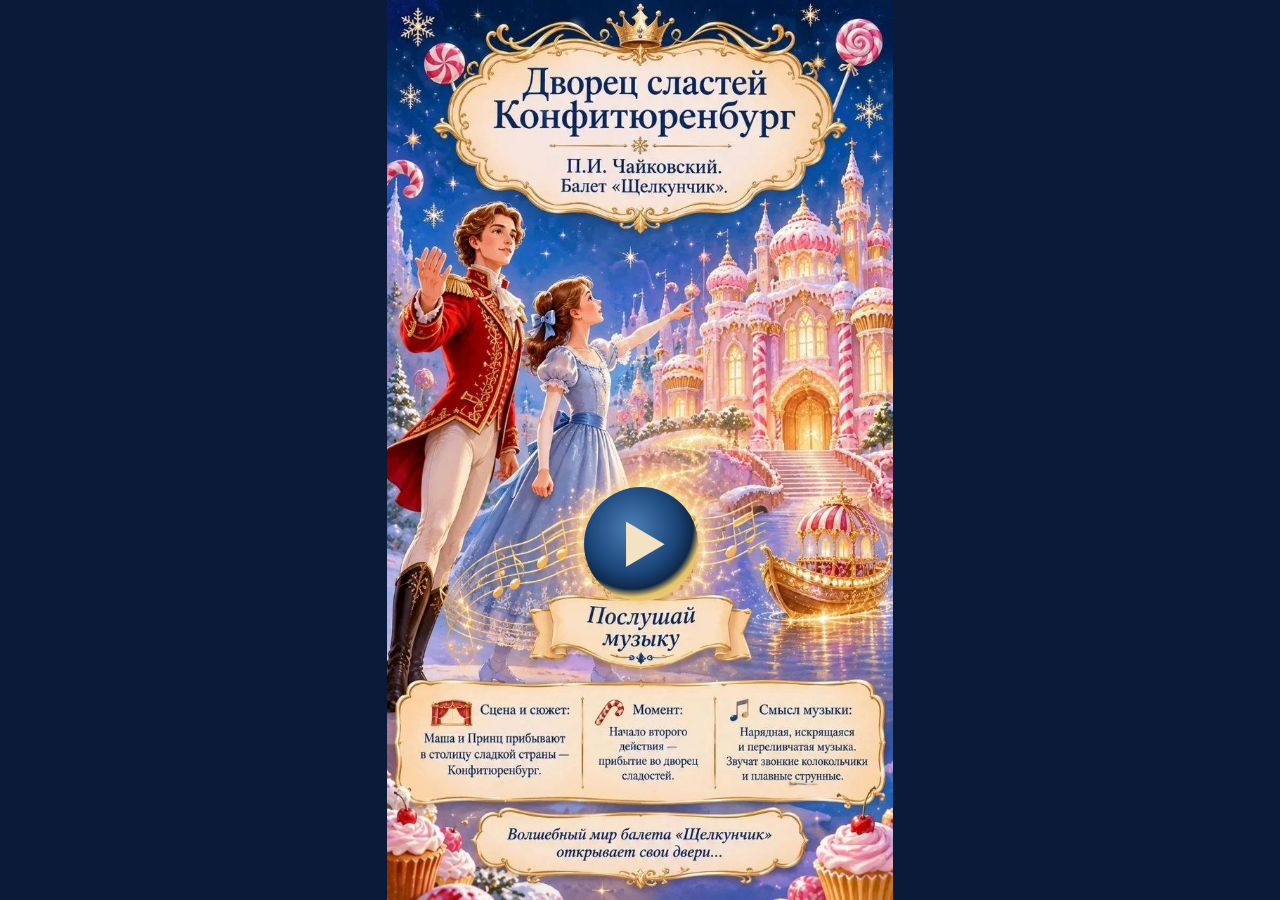
<file: dvorec-slastey-konfityurenburg/index.html>
<!DOCTYPE html>
<html lang="ru">
<head>
  <meta charset="UTF-8">
  <meta name="viewport" content="width=device-width, initial-scale=1, viewport-fit=cover">
  <meta name="theme-color" content="#0c1a3a">
  <title>Дворец сластей Конфитюренбург — Щелкунчик</title>
  <link rel="icon" href="data:image/svg+xml,%3Csvg xmlns='http://www.w3.org/2000/svg' viewBox='0 0 16 16'%3E%3Cpolygon fill='%23e6c36a' points='8,0 10,6 16,6 11,10 13,16 8,12 3,16 5,10 0,6 6,6'/%3E%3C/svg%3E">
  <link rel="stylesheet" href="styles.css">
  <link rel="stylesheet" href="../snowflakes.css">
</head>
<body>
  <main class="stage">
    <img class="poster" src="dvorec-slastey-konfityurenburg.jpg" alt="Дворец сластей Конфитюренбург. П. И. Чайковский, балет «Щелкунчик».">
    <button type="button" id="toggle" class="play" aria-pressed="false" aria-label="Слушать">
      <span class="mark" aria-hidden="true"></span>
    </button>
  </main>
  <audio id="track" src="dvorec-slastey-konfityurenburg.mp3" preload="auto" playsinline></audio>
  <script src="../snowflakes.js"></script>
  <script src="app.js"></script>
</body>
</html>
</file>
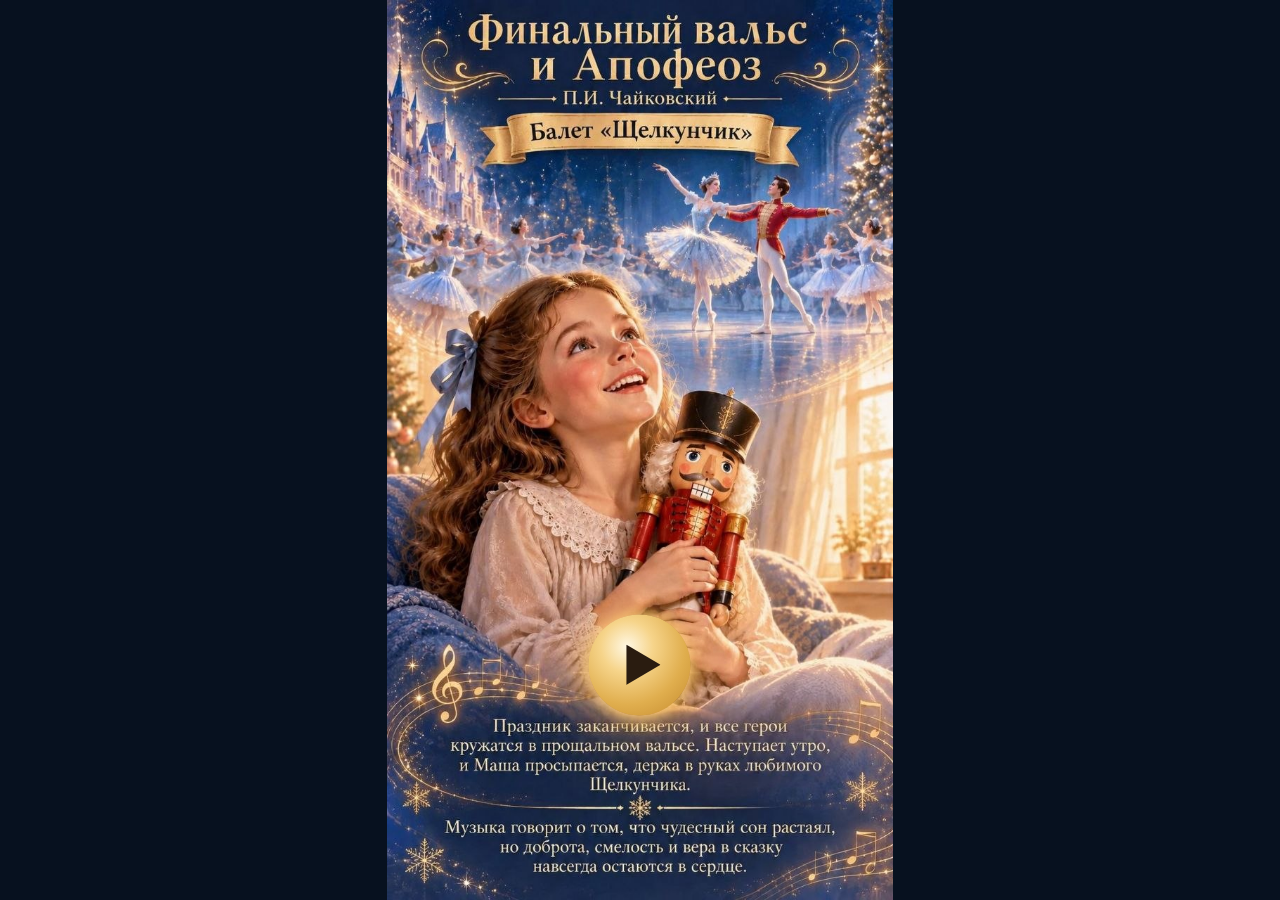
<file: finalnyy-vals-i-apofeoz/index.html>
<!DOCTYPE html>
<html lang="ru">
<head>
  <meta charset="UTF-8">
  <meta name="viewport" content="width=device-width, initial-scale=1, viewport-fit=cover">
  <meta name="theme-color" content="#07111f">
  <title>Финальный вальс и Апофеоз — Щелкунчик</title>
  <link rel="icon" href="data:image/svg+xml,%3Csvg xmlns='http://www.w3.org/2000/svg' viewBox='0 0 16 16'%3E%3Cpolygon fill='%23e6c36a' points='8,0 10,6 16,6 11,10 13,16 8,12 3,16 5,10 0,6 6,6'/%3E%3C/svg%3E">
  <link rel="stylesheet" href="styles.css">
  <link rel="stylesheet" href="../snowflakes.css">
</head>
<body>
  <main class="stage">
    <img
      class="poster"
      src="finalnyy-vals-i-apofeoz.jpg"
      alt="Финальный вальс и Апофеоз. П. И. Чайковский, балет «Щелкунчик»."
    >
    <button type="button" id="toggle" class="play" aria-pressed="false" aria-label="Слушать">
      <span class="mark" aria-hidden="true"></span>
    </button>
  </main>
  <audio
    id="track"
    src="finalnyy-vals-i-apofeoz.mp3"
    preload="auto"
    playsinline
  ></audio>
  <script src="../snowflakes.js"></script>
  <script src="app.js"></script>
</body>
</html>
</file>
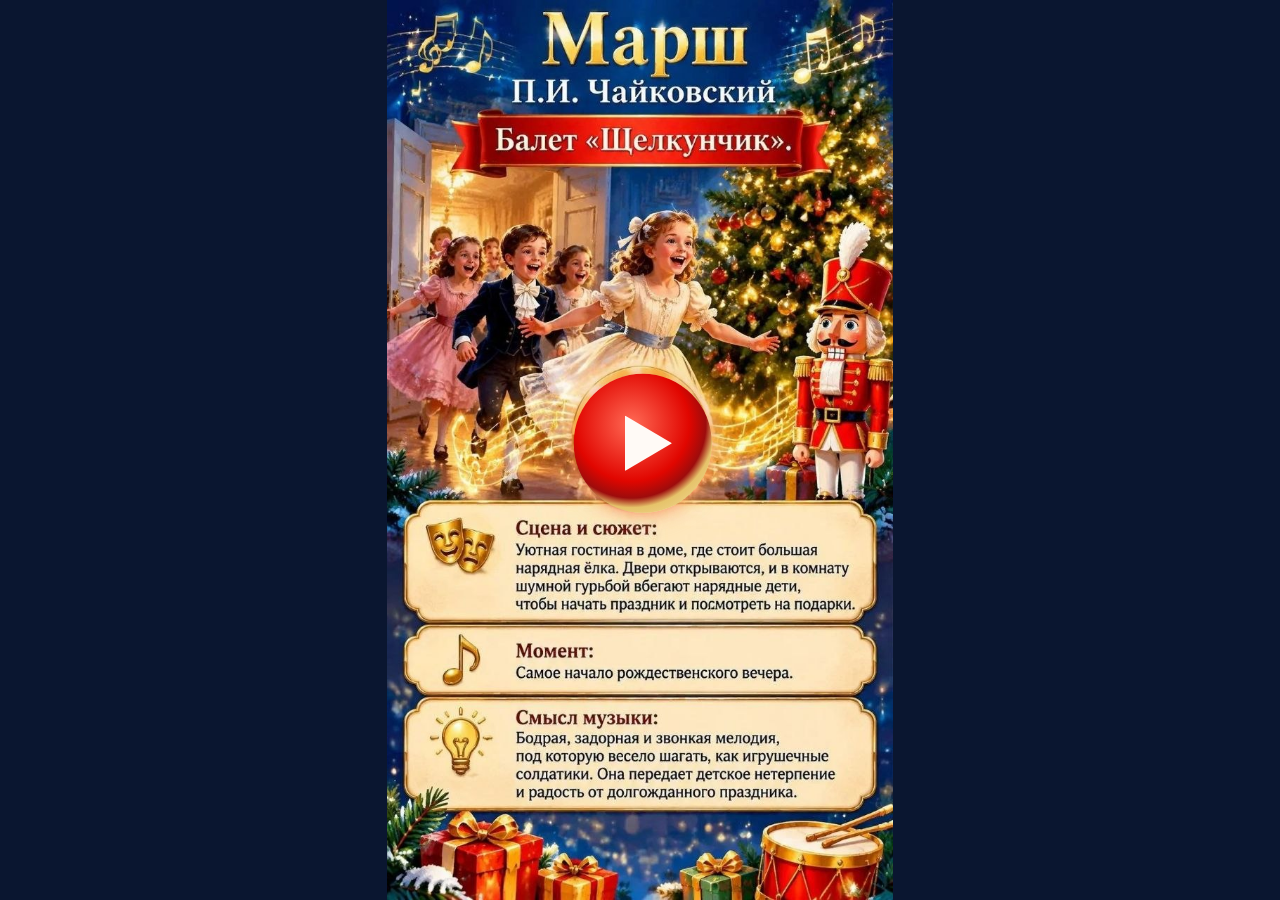
<file: marsh/index.html>
<!DOCTYPE html>
<html lang="ru">
<head>
  <meta charset="UTF-8">
  <meta name="viewport" content="width=device-width, initial-scale=1, viewport-fit=cover">
  <meta name="theme-color" content="#0a1630">
  <title>Марш — Щелкунчик</title>
  <link rel="icon" href="data:image/svg+xml,%3Csvg xmlns='http://www.w3.org/2000/svg' viewBox='0 0 16 16'%3E%3Cpolygon fill='%23e6c36a' points='8,0 10,6 16,6 11,10 13,16 8,12 3,16 5,10 0,6 6,6'/%3E%3C/svg%3E">
  <link rel="stylesheet" href="styles.css">
  <link rel="stylesheet" href="../snowflakes.css">
</head>
<body>
  <main class="stage">
    <img class="poster" src="marsh.jpg" alt="Марш. П. И. Чайковский, балет «Щелкунчик».">
    <button type="button" id="toggle" class="play" aria-pressed="false" aria-label="Слушать">
      <span class="mark" aria-hidden="true"></span>
    </button>
  </main>
  <audio id="track" src="marsh.mp3" preload="auto" playsinline></audio>
  <script src="../snowflakes.js"></script>
  <script src="app.js"></script>
</body>
</html>
</file>
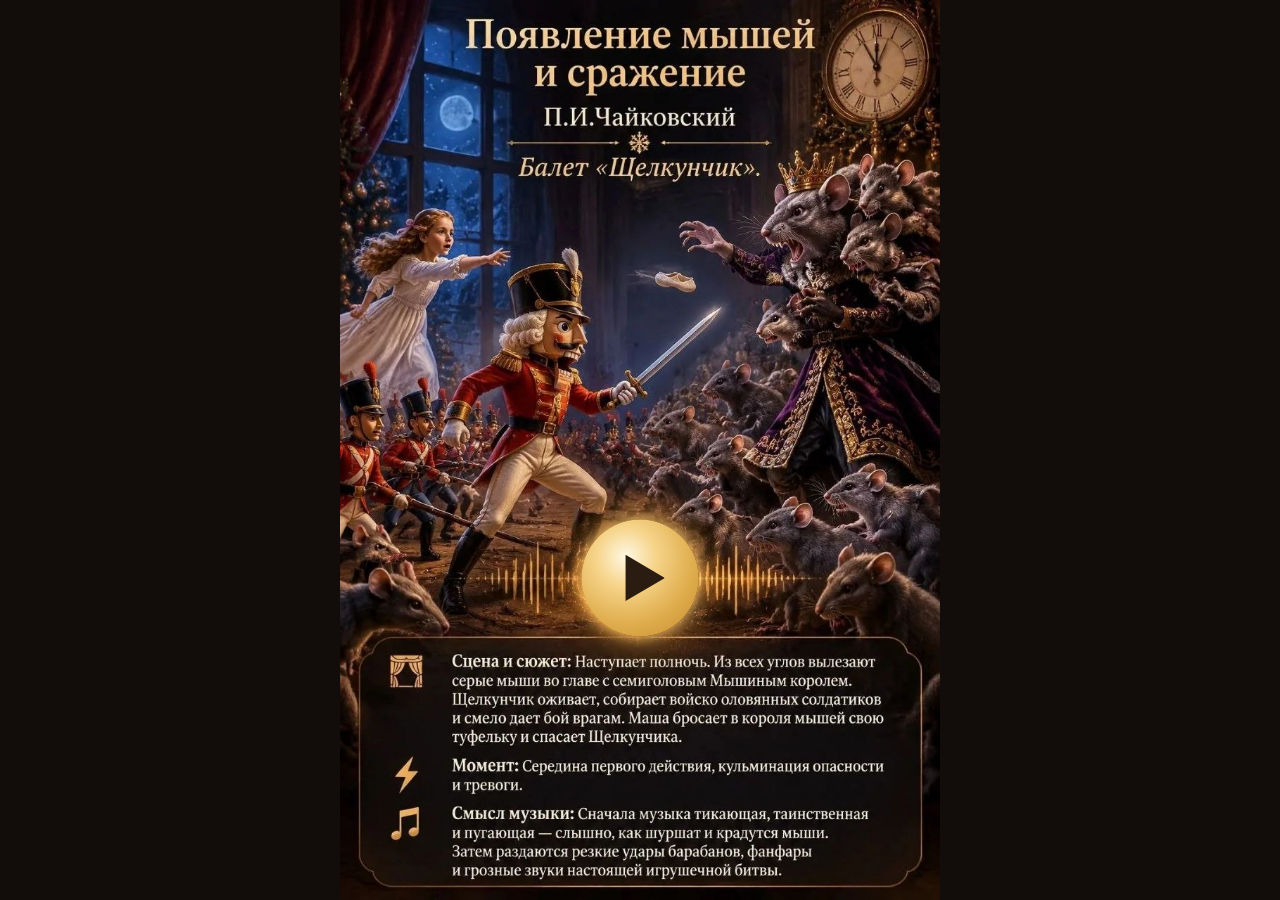
<file: poyavlenie-myshey-i-srazhenie/index.html>
<!DOCTYPE html>
<html lang="ru">
<head>
  <meta charset="UTF-8">
  <meta name="viewport" content="width=device-width, initial-scale=1, viewport-fit=cover">
  <meta name="theme-color" content="#120c0a">
  <title>Появление мышей и сражение — Щелкунчик</title>
  <link rel="icon" href="data:image/svg+xml,%3Csvg xmlns='http://www.w3.org/2000/svg' viewBox='0 0 16 16'%3E%3Cpolygon fill='%23e6c36a' points='8,0 10,6 16,6 11,10 13,16 8,12 3,16 5,10 0,6 6,6'/%3E%3C/svg%3E">
  <link rel="stylesheet" href="styles.css">
  <link rel="stylesheet" href="../snowflakes.css">
</head>
<body>
  <main class="stage">
    <img class="poster" src="poyavlenie-myshey-i-srazhenie.jpg" alt="Появление мышей и сражение. П. И. Чайковский, балет «Щелкунчик».">
    <button type="button" id="toggle" class="play" aria-pressed="false" aria-label="Слушать">
      <span class="mark" aria-hidden="true"></span>
    </button>
  </main>
  <audio id="track" src="poyavlenie-myshey-i-srazhenie.mp3" preload="auto" playsinline></audio>
  <script src="../snowflakes.js"></script>
  <script src="app.js"></script>
</body>
</html>
</file>
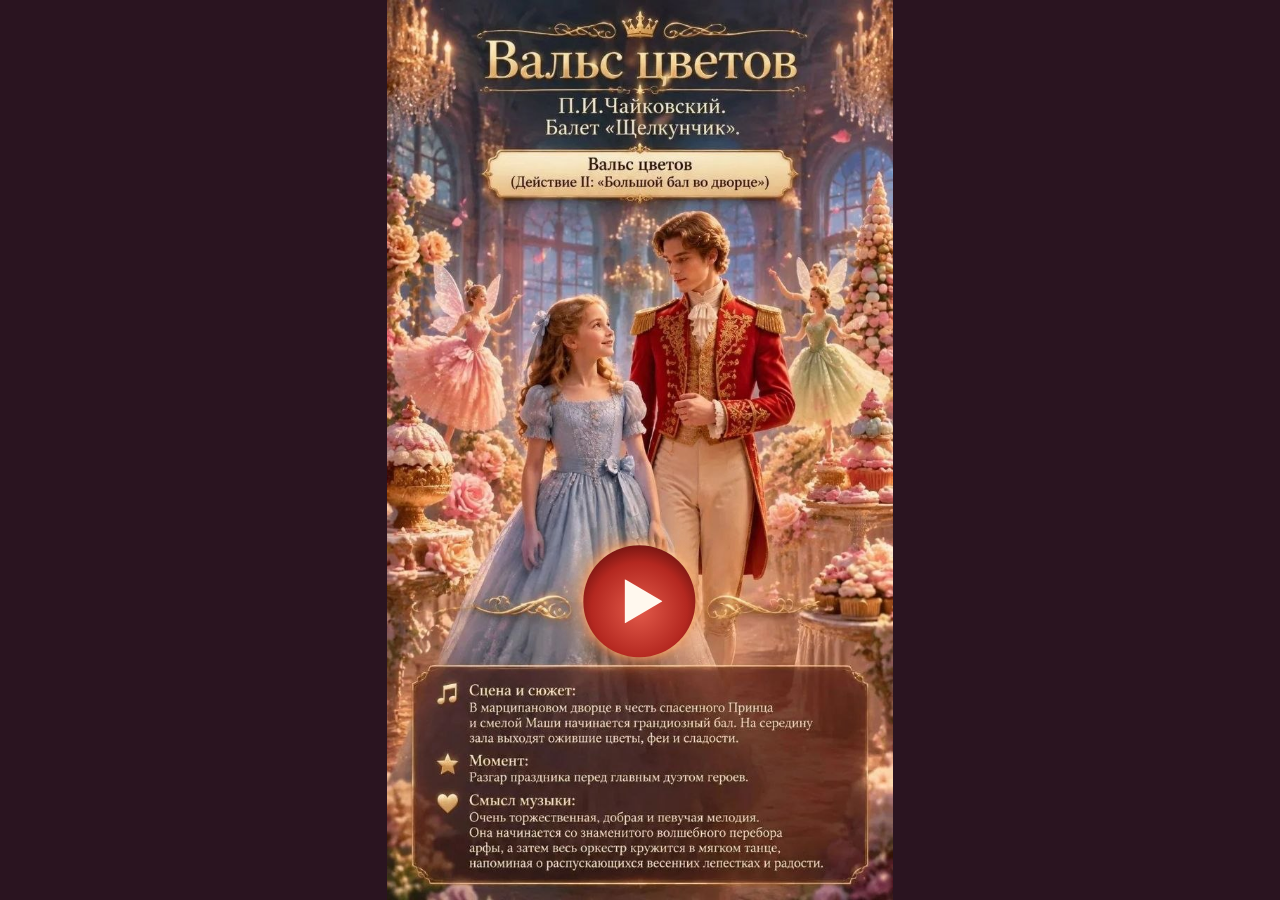
<file: vals-cvetov/index.html>
<!DOCTYPE html>
<html lang="ru">
<head>
  <meta charset="UTF-8">
  <meta name="viewport" content="width=device-width, initial-scale=1, viewport-fit=cover">
  <meta name="theme-color" content="#2a1420">
  <title>Вальс цветов — Щелкунчик</title>
  <link rel="icon" href="data:image/svg+xml,%3Csvg xmlns='http://www.w3.org/2000/svg' viewBox='0 0 16 16'%3E%3Cpolygon fill='%23e6c36a' points='8,0 10,6 16,6 11,10 13,16 8,12 3,16 5,10 0,6 6,6'/%3E%3C/svg%3E">
  <link rel="stylesheet" href="styles.css">
  <link rel="stylesheet" href="../snowflakes.css">
</head>
<body>
  <main class="stage">
    <img class="poster" src="vals-cvetov.jpg" alt="Вальс цветов. П. И. Чайковский, балет «Щелкунчик».">
    <button type="button" id="toggle" class="play" aria-pressed="false" aria-label="Слушать">
      <span class="mark" aria-hidden="true"></span>
    </button>
  </main>
  <audio id="track" src="vals-cvetov.mp3" preload="auto" playsinline></audio>
  <script src="../snowflakes.js"></script>
  <script src="app.js"></script>
</body>
</html>
</file>
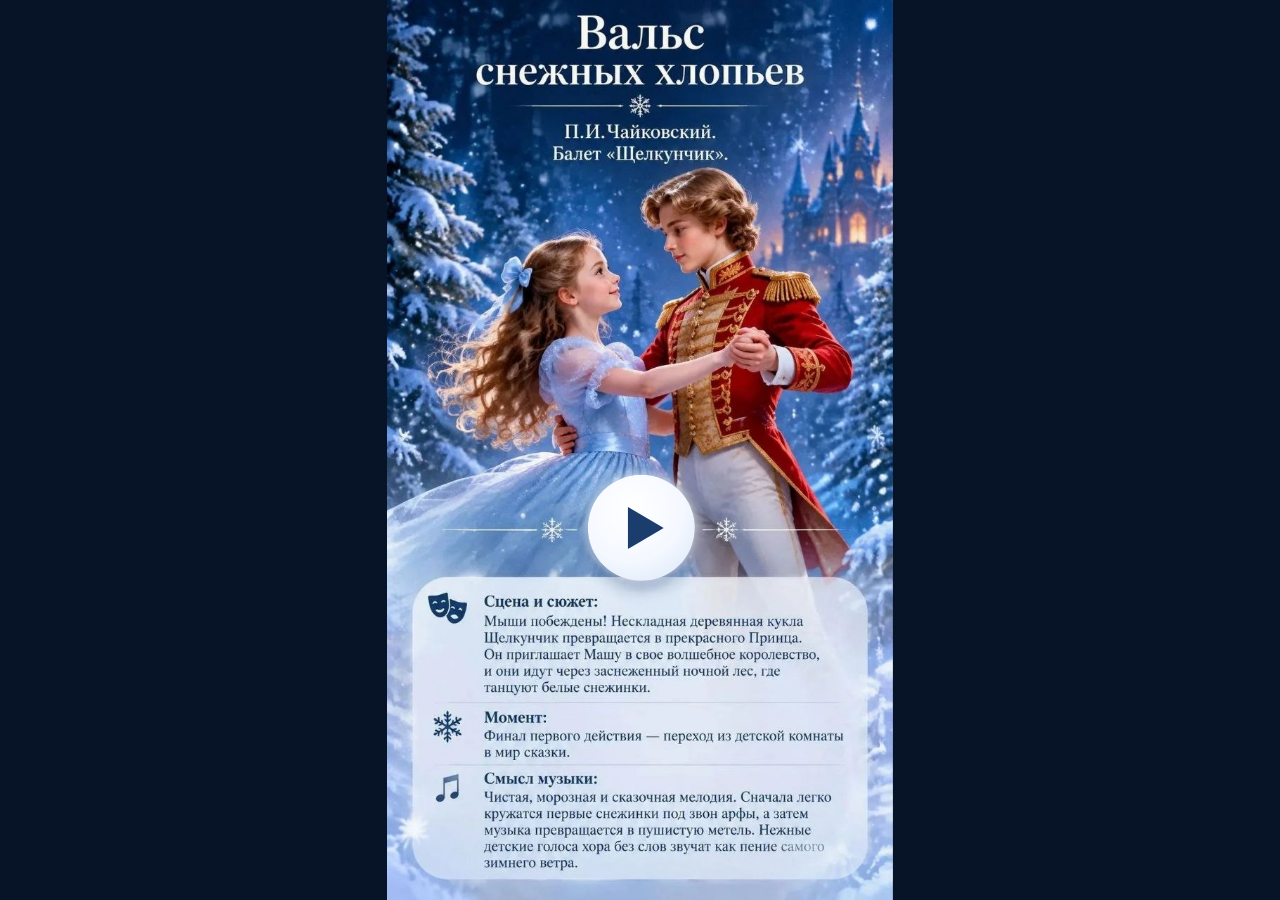
<file: vals-snezhnyh-hlopev/index.html>
<!DOCTYPE html>
<html lang="ru">
<head>
  <meta charset="UTF-8">
  <meta name="viewport" content="width=device-width, initial-scale=1, viewport-fit=cover">
  <meta name="theme-color" content="#071428">
  <title>Вальс снежных хлопьев — Щелкунчик</title>
  <link rel="icon" href="data:image/svg+xml,%3Csvg xmlns='http://www.w3.org/2000/svg' viewBox='0 0 16 16'%3E%3Cpolygon fill='%23e6c36a' points='8,0 10,6 16,6 11,10 13,16 8,12 3,16 5,10 0,6 6,6'/%3E%3C/svg%3E">
  <link rel="stylesheet" href="styles.css">
  <link rel="stylesheet" href="../snowflakes.css">
</head>
<body>
  <main class="stage">
    <img class="poster" src="vals-snezhnyh-hlopev.jpg" alt="Вальс снежных хлопьев. П. И. Чайковский, балет «Щелкунчик».">
    <button type="button" id="toggle" class="play" aria-pressed="false" aria-label="Слушать">
      <span class="mark" aria-hidden="true"></span>
    </button>
  </main>
  <audio id="track" src="vals-snezhnyh-hlopev.mp3" preload="auto" playsinline></audio>
  <script src="../snowflakes.js"></script>
  <script src="app.js"></script>
</body>
</html>
</file>
<file: dvorec-slastey-konfityurenburg/styles.css>
html,
body {
  margin: 0;
  height: 100%;
}

body {
  display: grid;
  place-items: center;
  min-height: 100dvh;
  background: #0c1a3a;
}

.stage {
  position: relative;
  width: min(100vw, calc(100dvh * 720 / 1280));
}

.poster {
  display: block;
  width: 100%;
  height: auto;
  user-select: none;
  -webkit-user-drag: none;
}

.play {
  --mark: #f3e2c4;
  position: absolute;
  left: 50.14%;
  top: 60.47%;
  width: 22.5%;
  aspect-ratio: 1;
  display: grid;
  place-items: center;
  padding: 0;
  border: 0;
  border-radius: 50%;
  transform: translate(-50%, -50%);
  background: radial-gradient(circle at 42% 36%, #4d7eb8 0%, #1a4578 46%, #102848 62%, #e6c36a 70%, #f8e7b0 100%);
  box-shadow: 0 0 16px rgba(230, 195, 106, 0.65);
  cursor: pointer;
}

.play:focus-visible {
  outline: 3px solid #fff6d8;
  outline-offset: 4px;
}

.play:active {
  transform: translate(-50%, -50%) scale(0.97);
}

.mark {
  width: 34%;
  height: 40%;
  margin-left: 8%;
  background: var(--mark);
  clip-path: polygon(0 0, 100% 50%, 0 100%);
}

.play[aria-pressed="true"] .mark {
  width: 34%;
  height: 38%;
  margin-left: 0;
  clip-path: none;
  background:
    linear-gradient(var(--mark), var(--mark)) left / 28% 100% no-repeat,
    linear-gradient(var(--mark), var(--mark)) right / 28% 100% no-repeat;
}

.play[aria-pressed="true"] {
  animation: glow 1.8s ease-in-out infinite;
}

@keyframes glow {
  0%, 100% { filter: brightness(1); }
  50% { filter: brightness(1.12); }
}

@media (prefers-reduced-motion: reduce) {
  .play[aria-pressed="true"] {
    animation: none;
  }
}
</file>
<file: snowflakes.css>
.snowfall {
  position: fixed;
  inset: 0;
  z-index: 6;
  overflow: hidden;
  pointer-events: none;
}

.snowfall__flake {
  position: absolute;
  top: -10vh;
  left: var(--x);
  width: var(--size);
  height: var(--size);
  opacity: var(--opacity);
  filter:
    drop-shadow(0 0 1px rgba(7, 17, 31, 0.95))
    drop-shadow(0 0 3px rgba(7, 17, 31, 0.65));
  animation: snowfall-fall var(--duration) linear var(--delay) forwards;
}

.snowfall__flake--dot {
  border-radius: 50%;
  background: white;
}

@keyframes snowfall-fall {
  from {
    transform: translate3d(0, 0, 0) rotate(0deg);
  }

  to {
    transform: translate3d(var(--drift), 120vh, 0) rotate(var(--spin));
  }
}
</file>
<file: finalnyy-vals-i-apofeoz/styles.css>
html,
body {
  margin: 0;
  height: 100%;
}

body {
  display: grid;
  place-items: center;
  min-height: 100dvh;
  background: #07111f;
}

.stage {
  position: relative;
  width: min(100vw, calc(100dvh * 720 / 1280));
}

.poster {
  display: block;
  width: 100%;
  height: auto;
  user-select: none;
  -webkit-user-drag: none;
}

.play {
  position: absolute;
  left: 49.86%;
  top: 73.87%;
  width: 20%;
  aspect-ratio: 1;
  display: grid;
  place-items: center;
  padding: 0;
  border: 0;
  border-radius: 50%;
  transform: translate(-50%, -50%);
  background:
    radial-gradient(circle at 38% 32%, #fff8e4 0%, #f6d48a 28%, #e0ae4e 62%, #c4892c 100%);
  box-shadow:
    0 0 16px rgba(255, 214, 130, 0.9),
    0 0 42px rgba(255, 186, 70, 0.55);
  cursor: pointer;
}

.play:focus-visible {
  outline: 3px solid #fff6d8;
  outline-offset: 4px;
}

.play:active {
  transform: translate(-50%, -50%) scale(0.97);
}

.mark {
  width: 34%;
  height: 40%;
  margin-left: 8%;
  background: #2a1c10;
  clip-path: polygon(0 0, 100% 50%, 0 100%);
}

.play[aria-pressed="true"] .mark {
  width: 34%;
  height: 38%;
  margin-left: 0;
  clip-path: none;
  background:
    linear-gradient(#2a1c10, #2a1c10) left / 28% 100% no-repeat,
    linear-gradient(#2a1c10, #2a1c10) right / 28% 100% no-repeat;
}

.play[aria-pressed="true"] {
  animation: glow 1.8s ease-in-out infinite;
}

@keyframes glow {
  0%, 100% { box-shadow: 0 0 16px rgba(255, 214, 130, 0.85), 0 0 36px rgba(255, 186, 70, 0.45); }
  50% { box-shadow: 0 0 22px rgba(255, 228, 170, 1), 0 0 54px rgba(255, 196, 90, 0.75); }
}

@media (prefers-reduced-motion: reduce) {
  .play[aria-pressed="true"] {
    animation: none;
  }
}
</file>
<file: marsh/styles.css>
html,
body {
  margin: 0;
  height: 100%;
}

body {
  display: grid;
  place-items: center;
  min-height: 100dvh;
  background: #0a1630;
}

.stage {
  position: relative;
  width: min(100vw, calc(100dvh * 720 / 1280));
}

.poster {
  display: block;
  width: 100%;
  height: auto;
  user-select: none;
  -webkit-user-drag: none;
}

.play {
  --mark: #fffaf6;
  position: absolute;
  left: 50.58%;
  top: 49.25%;
  width: 27.35%;
  aspect-ratio: 1;
  display: grid;
  place-items: center;
  padding: 0;
  border: 0;
  border-radius: 50%;
  transform: translate(-50%, -50%);
  background: radial-gradient(circle at 42% 36%, #ff6a55 0%, #e10600 48%, #9d0c0c 62%, #e6c36a 70%, #f8e7b0 100%);
  box-shadow: 0 0 16px rgba(255, 80, 60, 0.55), 0 0 28px rgba(230, 195, 106, 0.45);
  cursor: pointer;
}

.play:focus-visible {
  outline: 3px solid #fff6d8;
  outline-offset: 4px;
}

.play:active {
  transform: translate(-50%, -50%) scale(0.97);
}

.mark {
  width: 34%;
  height: 40%;
  margin-left: 8%;
  background: var(--mark);
  clip-path: polygon(0 0, 100% 50%, 0 100%);
}

.play[aria-pressed="true"] .mark {
  width: 34%;
  height: 38%;
  margin-left: 0;
  clip-path: none;
  background:
    linear-gradient(var(--mark), var(--mark)) left / 28% 100% no-repeat,
    linear-gradient(var(--mark), var(--mark)) right / 28% 100% no-repeat;
}

.play[aria-pressed="true"] {
  animation: glow 1.8s ease-in-out infinite;
}

@keyframes glow {
  0%, 100% { filter: brightness(1); }
  50% { filter: brightness(1.12); }
}

@media (prefers-reduced-motion: reduce) {
  .play[aria-pressed="true"] {
    animation: none;
  }
}
</file>
<file: poyavlenie-myshey-i-srazhenie/styles.css>
html,
body {
  margin: 0;
  height: 100%;
}

body {
  display: grid;
  place-items: center;
  min-height: 100dvh;
  background: #120c0a;
}

.stage {
  position: relative;
  width: min(100vw, calc(100dvh * 853 / 1280));
}

.poster {
  display: block;
  width: 100%;
  height: auto;
  user-select: none;
  -webkit-user-drag: none;
}

.play {
  --mark: #2a1c10;
  position: absolute;
  left: 50.06%;
  top: 64.22%;
  width: 19.5%;
  aspect-ratio: 1;
  display: grid;
  place-items: center;
  padding: 0;
  border: 0;
  border-radius: 50%;
  transform: translate(-50%, -50%);
  background: radial-gradient(circle at 38% 32%, #fff8e4 0%, #f6d48a 28%, #e0ae4e 62%, #c4892c 100%);
  box-shadow: 0 0 16px rgba(255, 214, 130, 0.9), 0 0 42px rgba(255, 186, 70, 0.55);
  cursor: pointer;
}

.play:focus-visible {
  outline: 3px solid #fff6d8;
  outline-offset: 4px;
}

.play:active {
  transform: translate(-50%, -50%) scale(0.97);
}

.mark {
  width: 34%;
  height: 40%;
  margin-left: 8%;
  background: var(--mark);
  clip-path: polygon(0 0, 100% 50%, 0 100%);
}

.play[aria-pressed="true"] .mark {
  width: 34%;
  height: 38%;
  margin-left: 0;
  clip-path: none;
  background:
    linear-gradient(var(--mark), var(--mark)) left / 28% 100% no-repeat,
    linear-gradient(var(--mark), var(--mark)) right / 28% 100% no-repeat;
}

.play[aria-pressed="true"] {
  animation: glow 1.8s ease-in-out infinite;
}

@keyframes glow {
  0%, 100% { filter: brightness(1); }
  50% { filter: brightness(1.12); }
}

@media (prefers-reduced-motion: reduce) {
  .play[aria-pressed="true"] {
    animation: none;
  }
}
</file>
<file: vals-cvetov/styles.css>
html,
body {
  margin: 0;
  height: 100%;
}

body {
  display: grid;
  place-items: center;
  min-height: 100dvh;
  background: #2a1420;
}

.stage {
  position: relative;
  width: min(100vw, calc(100dvh * 720 / 1280));
}

.poster {
  display: block;
  width: 100%;
  height: auto;
  user-select: none;
  -webkit-user-drag: none;
}

.play {
  --mark: #fff8ee;
  position: absolute;
  left: 49.83%;
  top: 66.8%;
  width: 22%;
  aspect-ratio: 1 / 1.00;
  display: grid;
  place-items: center;
  padding: 0;
  border: 0;
  border-radius: 50%;
  transform: translate(-50%, -50%);
  background: radial-gradient(circle at 50% 58%, #e25a4a 0%, #b42820 56%, #7a1612 76%, #e6c36a 86%, #f6e0a4 100%);
  box-shadow: 0 0 16px rgba(226, 90, 74, 0.45), 0 0 28px rgba(230, 195, 106, 0.4);
  cursor: pointer;
}

.play:focus-visible {
  outline: 3px solid #fff6d8;
  outline-offset: 4px;
}

.play:active {
  transform: translate(-50%, -50%) scale(0.97);
}

.mark {
  width: 34%;
  height: 40%;
  margin-left: 8%;
  background: var(--mark);
  clip-path: polygon(0 0, 100% 50%, 0 100%);
}

.play[aria-pressed="true"] .mark {
  width: 34%;
  height: 38%;
  margin-left: 0;
  clip-path: none;
  background:
    linear-gradient(var(--mark), var(--mark)) left / 28% 100% no-repeat,
    linear-gradient(var(--mark), var(--mark)) right / 28% 100% no-repeat;
}

.play[aria-pressed="true"] {
  animation: glow 1.8s ease-in-out infinite;
}

@keyframes glow {
  0%, 100% { filter: brightness(1); }
  50% { filter: brightness(1.12); }
}

@media (prefers-reduced-motion: reduce) {
  .play[aria-pressed="true"] {
    animation: none;
  }
}
</file>
<file: vals-snezhnyh-hlopev/styles.css>
html,
body {
  margin: 0;
  height: 100%;
}

body {
  display: grid;
  place-items: center;
  min-height: 100dvh;
  background: #071428;
}

.stage {
  position: relative;
  width: min(100vw, calc(100dvh * 720 / 1280));
}

.poster {
  display: block;
  width: 100%;
  height: auto;
  user-select: none;
  -webkit-user-drag: none;
}

.play {
  --mark: #1a3d6e;
  position: absolute;
  left: 50.28%;
  top: 58.67%;
  width: 21%;
  aspect-ratio: 1;
  display: grid;
  place-items: center;
  padding: 0;
  border: 0;
  border-radius: 50%;
  transform: translate(-50%, -50%);
  background: radial-gradient(circle at 40% 32%, #ffffff 0%, #f4f8ff 55%, #d5e4f7 100%);
  box-shadow: 0 0 14px rgba(255, 255, 255, 0.9), 0 6px 18px rgba(20, 40, 80, 0.28);
  cursor: pointer;
}

.play:focus-visible {
  outline: 3px solid #fff6d8;
  outline-offset: 4px;
}

.play:active {
  transform: translate(-50%, -50%) scale(0.97);
}

.mark {
  width: 34%;
  height: 40%;
  margin-left: 8%;
  background: var(--mark);
  clip-path: polygon(0 0, 100% 50%, 0 100%);
}

.play[aria-pressed="true"] .mark {
  width: 34%;
  height: 38%;
  margin-left: 0;
  clip-path: none;
  background:
    linear-gradient(var(--mark), var(--mark)) left / 28% 100% no-repeat,
    linear-gradient(var(--mark), var(--mark)) right / 28% 100% no-repeat;
}

.play[aria-pressed="true"] {
  animation: glow 1.8s ease-in-out infinite;
}

@keyframes glow {
  0%, 100% { filter: brightness(1); }
  50% { filter: brightness(1.12); }
}

@media (prefers-reduced-motion: reduce) {
  .play[aria-pressed="true"] {
    animation: none;
  }
}
</file>
